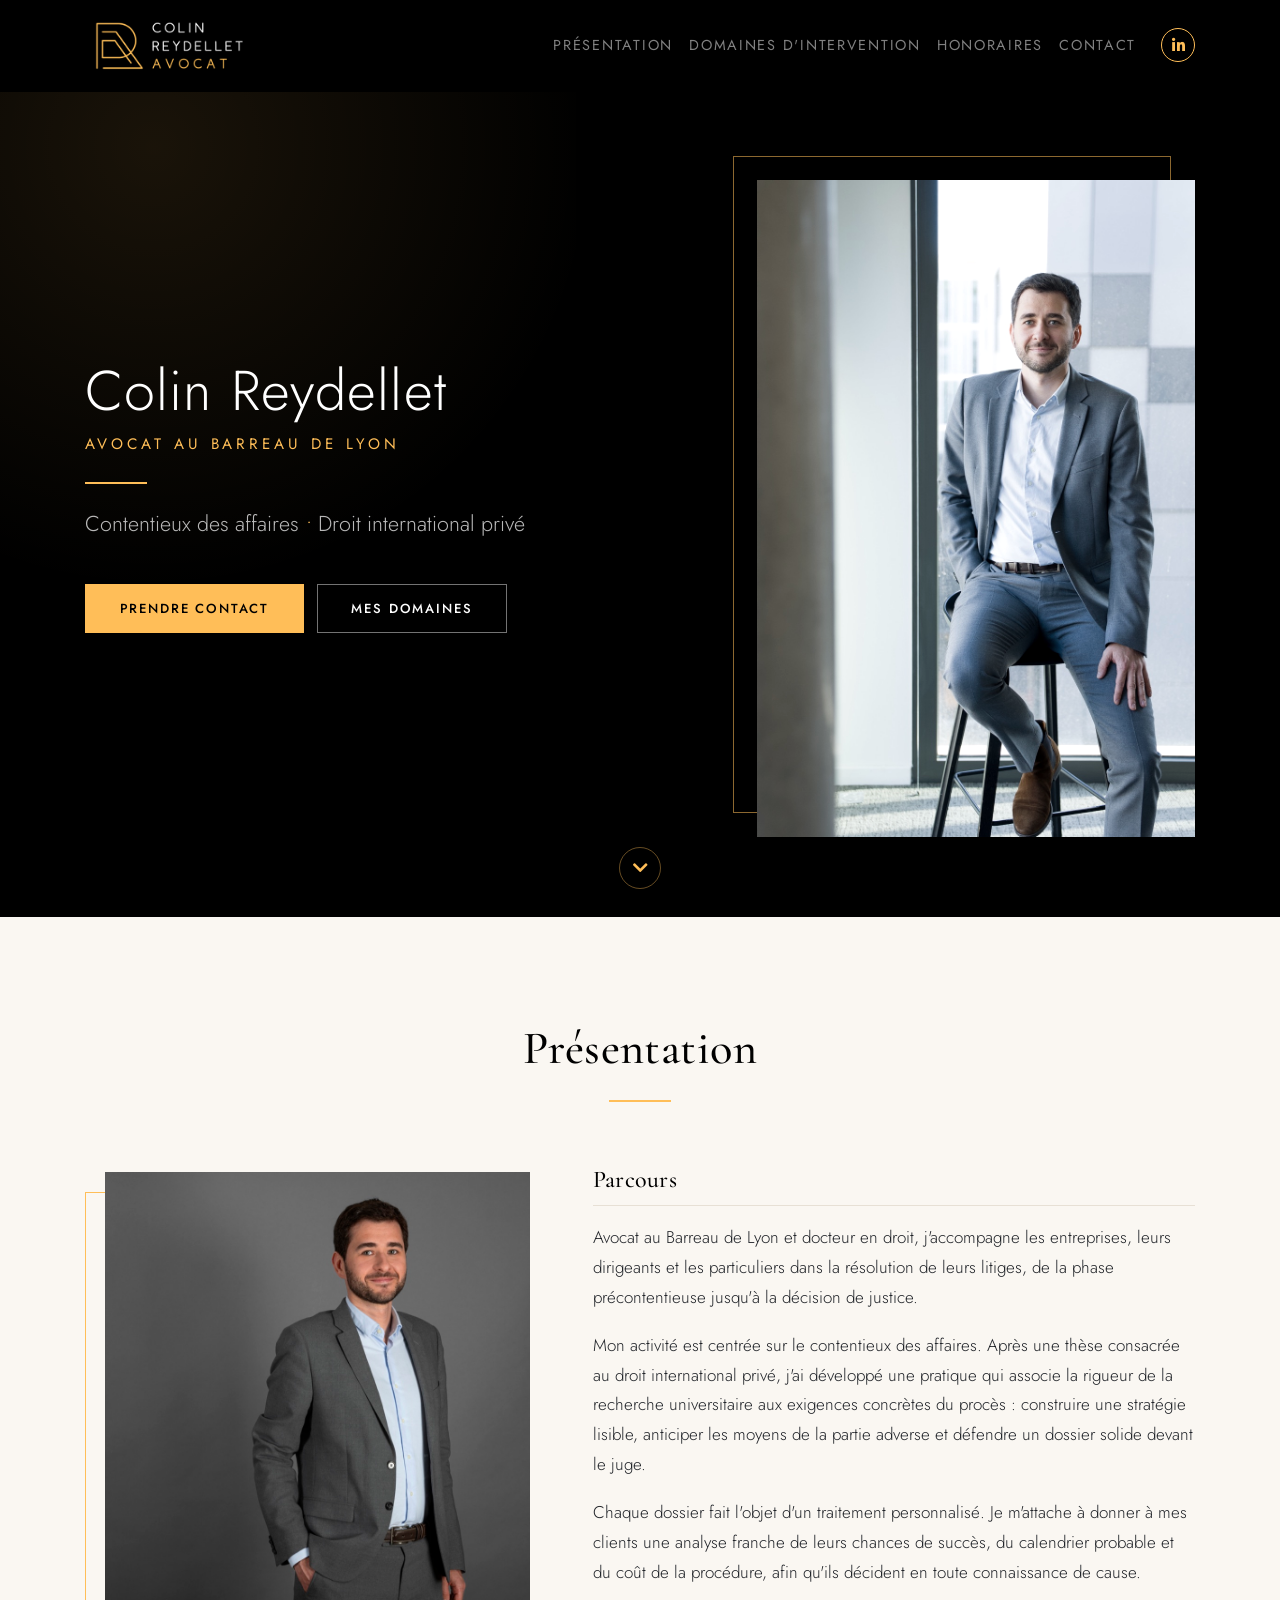
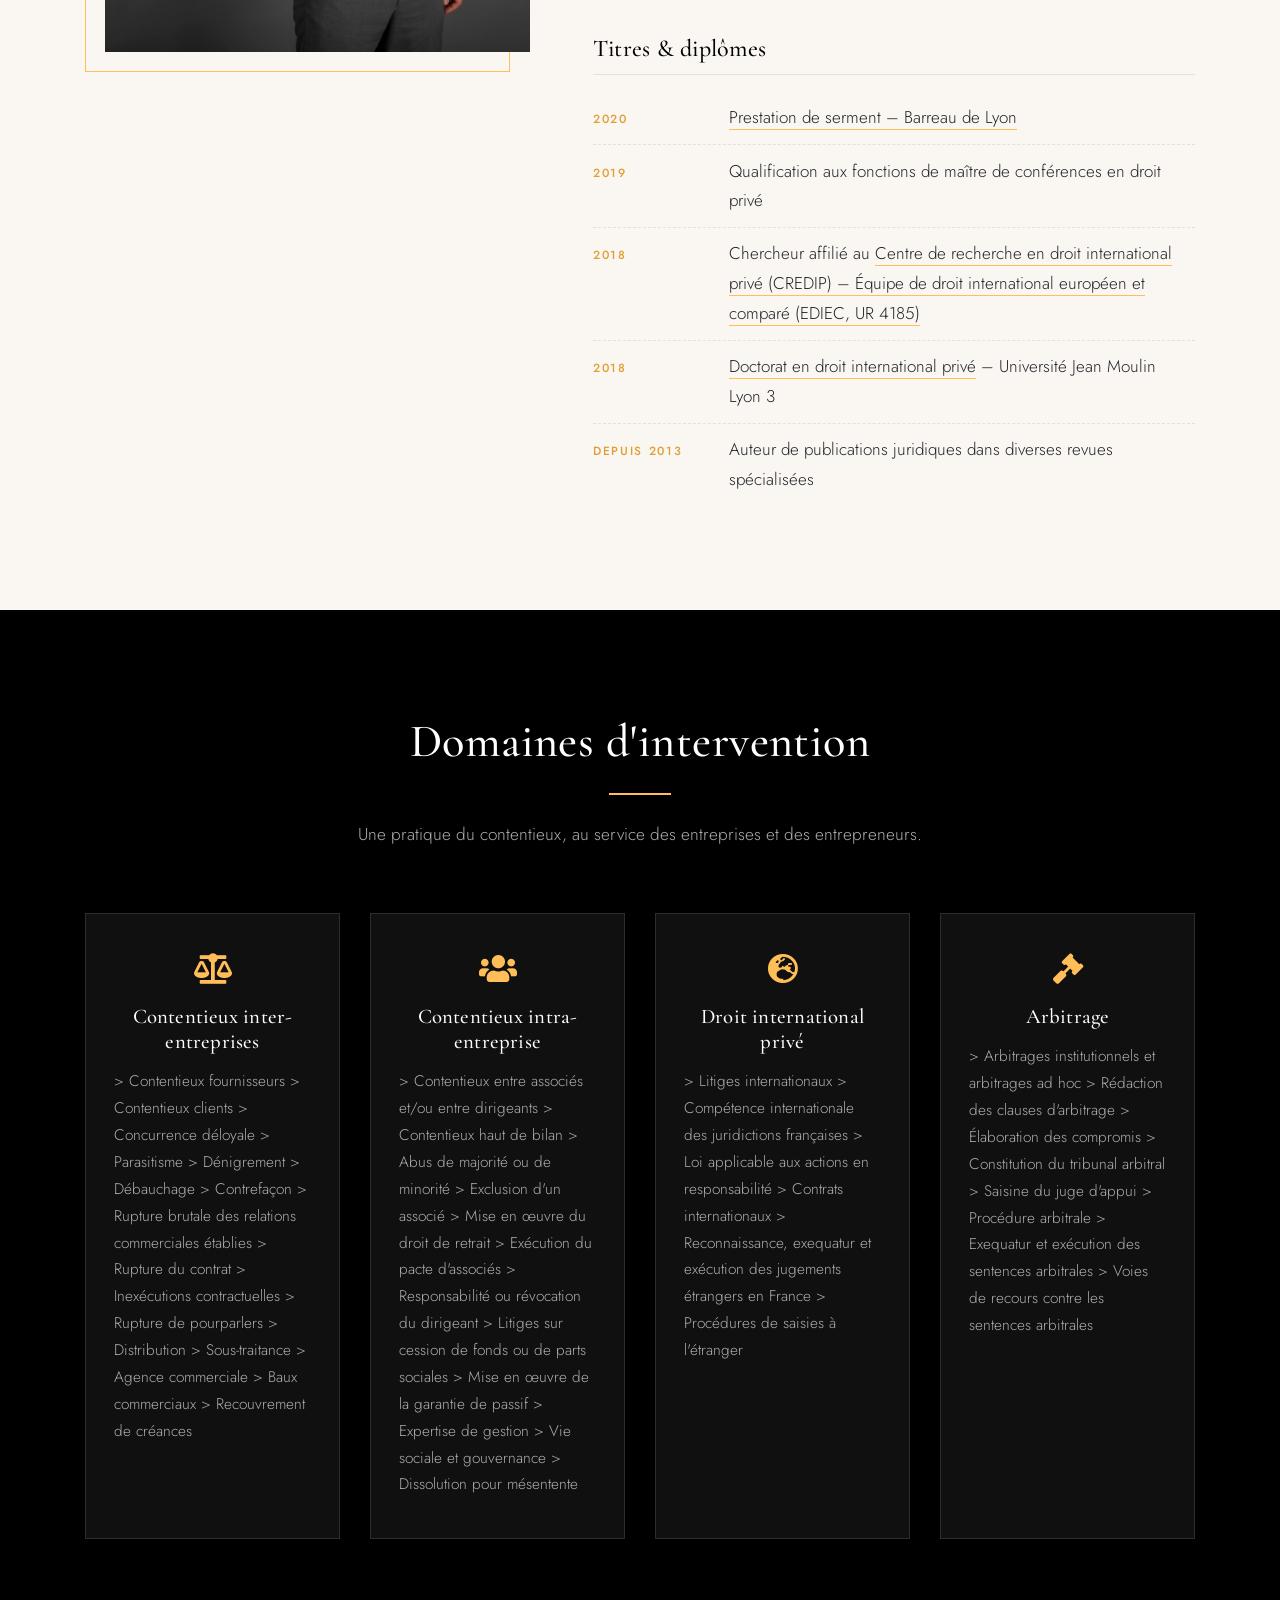
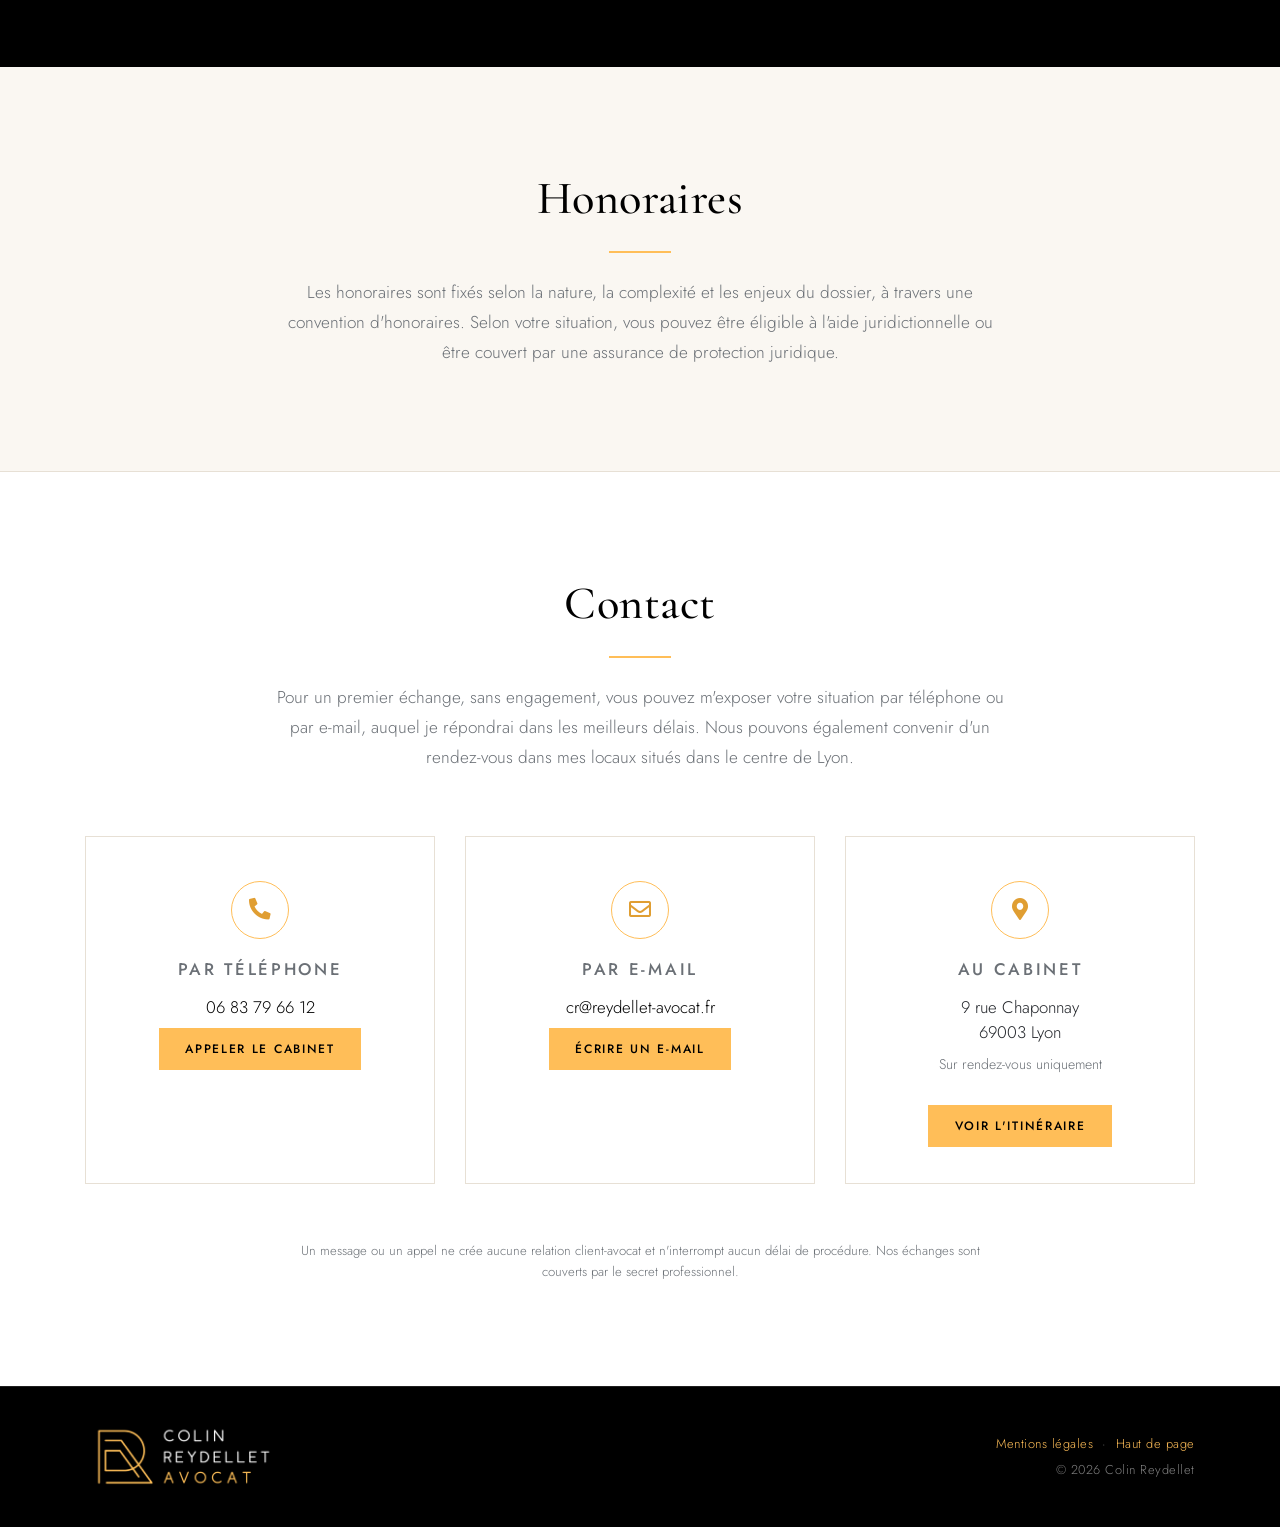
<file: index.html>
<html lang="fr">
<head>
  <meta charset="utf-8">
  <meta name="viewport" content="width=device-width, initial-scale=1, shrink-to-fit=no">

  <title>Colin Reydellet — Avocat au Barreau de Lyon | Contentieux des affaires</title>
  <meta name="description" content="Colin Reydellet, avocat au Barreau de Lyon et docteur en droit, intervient en contentieux des affaires, droit commercial, droit économique et droit international privé.">
  <meta name="author" content="Colin Reydellet">
  <link rel="icon" type="image/png" href="img/favicon.png">

  <!-- Open Graph -->
  <meta property="og:type" content="website">
  <meta property="og:locale" content="fr_FR">
  <meta property="og:title" content="Colin Reydellet — Avocat au Barreau de Lyon">
  <meta property="og:description" content="Contentieux des affaires, droit commercial, droit économique et droit international privé.">
  <!-- Open Graph needs an absolute URL; a relative path is ignored by crawlers -->
  <meta property="og:image" content="https://www.reydellet-avocat.fr/img/logo-full.png">

  <!-- Bootstrap 4 -->
  <link rel="stylesheet" href="https://cdn.jsdelivr.net/npm/bootstrap@4.6.2/dist/css/bootstrap.min.css"
        integrity="sha384-xOolHFLEh07PJGoPkLv1IbcEPTNtaed2xpHsD9ESMhqIYd0nLMwNLD69Npy4HI+N" crossorigin="anonymous">

  <!-- Icons + fonts -->
  <link rel="stylesheet" href="https://cdnjs.cloudflare.com/ajax/libs/font-awesome/5.15.4/css/all.min.css"
        integrity="sha512-1ycn6IcaQQ40/MKBW2W4Rhis/DbILU74C1vSrLJxCq57o941Ym01SwNsOMqvEBFlcgUa6xLiPY/NS5R+E6ztJQ==" crossorigin="anonymous" referrerpolicy="no-referrer">
  <link rel="preconnect" href="https://fonts.googleapis.com">
  <link rel="preconnect" href="https://fonts.gstatic.com" crossorigin>
  <link href="https://fonts.googleapis.com/css2?family=Cormorant+Garamond:wght@400;500;600&family=Jost:wght@300;400;500;600&display=swap" rel="stylesheet">

  <link rel="stylesheet" href="css/style.css">
</head>

<body id="page-top" data-spy="scroll" data-target="#mainNav" data-offset="90">

  <!-- ============================= NAVBAR ============================= -->
  <nav class="navbar navbar-expand-lg navbar-dark fixed-top site-nav" id="mainNav">
    <div class="container">

      <a class="navbar-brand" href="#page-top">
        <img src="img/logo-full.png" alt="Colin Reydellet, avocat" class="brand-logo">
      </a>

      <button class="navbar-toggler" type="button" data-toggle="collapse" data-target="#navbarLinks"
              aria-controls="navbarLinks" aria-expanded="false" aria-label="Afficher la navigation">
        <span class="navbar-toggler-icon"></span>
      </button>

      <div class="collapse navbar-collapse" id="navbarLinks">
        <ul class="navbar-nav ml-auto">
          <li class="nav-item">
            <a class="nav-link" href="#presentation">Présentation</a>
          </li>
          <li class="nav-item">
            <a class="nav-link" href="#domaines">Domaines d'intervention</a>
          </li>
          <li class="nav-item">
            <a class="nav-link" href="#honoraires">Honoraires</a>
          </li>
          <li class="nav-item">
            <a class="nav-link" href="#contact">Contact</a>
          </li>
          <li class="nav-item d-lg-flex align-items-center">
            <a class="nav-social" href="https://www.linkedin.com/in/colin-reydellet-82795a221/"
               target="_blank" rel="noopener" aria-label="Profil LinkedIn de Colin Reydellet">
              <i class="fab fa-linkedin-in"></i>
            </a>
          </li>
        </ul>
      </div>

    </div>
  </nav>

  <!-- ============================== HERO ============================== -->
  <header class="hero">
    <div class="container">
      <div class="row align-items-center no-gutters">

        <div class="col-lg-7 hero-text">
          <h1 class="hero-title">Colin Reydellet</h1>
          <p class="hero-subtitle">Avocat au Barreau de Lyon</p>
          <hr class="rule rule-left">
          <p class="hero-tagline">
            <!-- no space before a separator: it stays glued to the item it follows -->
            <span class="tag">Contentieux des affaires</span><span class="sep">&bull;</span>
            <span class="tag">Droit international privé</span>
          </p>
          <a href="#contact" class="btn btn-gold mt-2">Prendre contact</a>
          <a href="#domaines" class="btn btn-outline-light btn-ghost mt-2">Mes domaines</a>
        </div>

        <div class="col-lg-5 d-none d-lg-block">
          <div class="hero-photo-frame">
            <img src="img/colin-portrait.jpg" alt="Portrait de Maître Colin Reydellet" class="hero-photo">
          </div>
        </div>

      </div>
    </div>

    <a href="#presentation" class="scroll-cue" aria-label="Aller à la présentation">
      <i class="fas fa-chevron-down"></i>
    </a>
  </header>

  <!-- ========================== PRÉSENTATION ========================== -->
  <section id="presentation" class="section section-light">
    <div class="container">

      <div class="section-head">
        <h2 class="section-title">Présentation</h2>
        <hr class="rule">
      </div>

      <div class="row align-items-start">

        <div class="col-lg-5 mb-5 mb-lg-0">
          <div class="portrait-frame">
            <img src="img/colin-presentation.jpg" alt="Maître Colin Reydellet, avocat au Barreau de Lyon" class="portrait-img">
          </div>
        </div>

        <div class="col-lg-7 pl-lg-5">
          <h3 class="block-title">Parcours</h3>
          <p>
            Avocat au Barreau de Lyon et docteur en droit, j'accompagne les entreprises,
            leurs dirigeants et les particuliers dans la résolution de leurs litiges,
            de la phase précontentieuse jusqu'à la décision de justice.
          </p>
          <p>
            Mon activité est centrée sur le contentieux des affaires. Après une thèse
            consacrée au droit international privé, j'ai développé une pratique qui associe la
            rigueur de la recherche universitaire aux exigences concrètes du procès :
            construire une stratégie lisible, anticiper les moyens de la partie adverse
            et défendre un dossier solide devant le juge.
          </p>
          <p>
            Chaque dossier fait l'objet d'un traitement personnalisé. Je m'attache à donner
            à mes clients une analyse franche de leurs chances de succès, du calendrier
            probable et du coût de la procédure, afin qu'ils décident en toute connaissance de cause.
          </p>

          <h3 class="block-title mt-5">Titres &amp; diplômes</h3>
          <ul class="timeline">
            <li>
              <span class="timeline-year">2020</span>
              <span class="timeline-text"><a href="https://www.barreaulyon.com/annuaire/avocat/reydellet-colin/"
                target="_blank" rel="noopener">Prestation de serment &ndash; Barreau de Lyon</a></span>
            </li>
            <li>
              <span class="timeline-year">2019</span>
              <span class="timeline-text">Qualification aux fonctions de maître de conférences en droit privé</span>
            </li>
            <li>
              <span class="timeline-year">2018</span>
              <span class="timeline-text">Chercheur affilié au
                <a href="https://ediec.univ-lyon3.fr/membres" target="_blank" rel="noopener">Centre de recherche
                en droit international privé (CREDIP) &ndash; Équipe de droit international européen et comparé
                (EDIEC, UR&nbsp;4185)</a></span>
            </li>
            <li>
              <span class="timeline-year">2018</span>
              <span class="timeline-text"><a href="https://theses.fr/2018LYSE3074" target="_blank"
                rel="noopener">Doctorat en droit international privé</a> &ndash; Université Jean&nbsp;Moulin Lyon&nbsp;3</span>
            </li>
            <li>
              <span class="timeline-year">Depuis 2013</span>
              <span class="timeline-text">Auteur de publications juridiques dans diverses revues spécialisées</span>
            </li>
          </ul>
        </div>

      </div>
    </div>
  </section>

  <!-- ====================== DOMAINES D'INTERVENTION ====================== -->
  <section id="domaines" class="section section-dark">
    <div class="container">

      <div class="section-head">
        <h2 class="section-title">Domaines d'intervention</h2>
        <hr class="rule">
        <p class="section-lead">
          Une pratique du contentieux, au service des entreprises et des entrepreneurs.
        </p>
      </div>

      <div class="row">

        <div class="col-md-6 col-lg-3 mb-4">
          <div class="domain-card">
            <span class="domain-icon"><i class="fas fa-balance-scale"></i></span>
            <h3 class="domain-title">Contentieux inter-entreprises</h3>
            <p class="domain-text">
              > Contentieux fournisseurs
              > Contentieux clients
              > Concurrence déloyale
              > Parasitisme
              > Dénigrement
              > Débauchage
              > Contrefaçon
              > Rupture brutale des relations commerciales établies
              > Rupture du contrat
              > Inexécutions contractuelles
              > Rupture de pourparlers
              > Distribution
              > Sous-traitance
              > Agence commerciale
              > Baux commerciaux
              > Recouvrement de créances
            </p>
          </div>
        </div>

        <div class="col-md-6 col-lg-3 mb-4">
          <div class="domain-card">
            <span class="domain-icon"><i class="fas fa-users"></i></span>
            <h3 class="domain-title">Contentieux intra-entreprise</h3>
            <p class="domain-text">
              > Contentieux entre associés et/ou entre dirigeants
              > Contentieux haut de bilan
              > Abus de majorité ou de minorité
              > Exclusion d'un associé
              > Mise en œuvre du droit de retrait
              > Exécution du pacte d'associés
              > Responsabilité ou révocation du dirigeant
              > Litiges sur cession de fonds ou de parts sociales
              > Mise en œuvre de la garantie de passif
              > Expertise de gestion
              > Vie sociale et gouvernance
              > Dissolution pour mésentente
            </p>
          </div>
        </div>

        <div class="col-md-6 col-lg-3 mb-4">
          <div class="domain-card">
            <span class="domain-icon"><i class="fas fa-globe-europe"></i></span>
            <h3 class="domain-title">Droit international privé</h3>
            <p class="domain-text">
              > Litiges internationaux
              > Compétence internationale des juridictions françaises
              > Loi applicable aux actions en responsabilité
              > Contrats internationaux
              > Reconnaissance, exequatur et exécution des jugements étrangers en France
              > Procédures de saisies à l'étranger
            </p>
          </div>
        </div>

        <div class="col-md-6 col-lg-3 mb-4">
          <div class="domain-card">
            <span class="domain-icon"><i class="fas fa-gavel"></i></span>
            <h3 class="domain-title">Arbitrage</h3>
            <p class="domain-text">
              > Arbitrages institutionnels et arbitrages ad hoc
              > Rédaction des clauses d'arbitrage
              > Élaboration des compromis
              > Constitution du tribunal arbitral
              > Saisine du juge d'appui
              > Procédure arbitrale
              > Exequatur et exécution des sentences arbitrales
              > Voies de recours contre les sentences arbitrales
            </p>
          </div>
        </div>

      </div>

    </div>
  </section>

  <!-- ============================ HONORAIRES ============================ -->
  <section id="honoraires" class="section section-light">
    <div class="container">

      <!-- the section is now a single paragraph: no gap needed under the head -->
      <div class="section-head mb-0">
        <h2 class="section-title">Honoraires</h2>
        <hr class="rule">
        <p class="section-lead">
          Les honoraires sont fixés selon la nature, la complexité et les enjeux du dossier,
          à travers une convention d'honoraires. Selon votre situation, vous pouvez être
          éligible à l'aide juridictionnelle ou être couvert par une assurance de
          protection juridique.
        </p>
      </div>

    </div>
  </section>

  <!-- ============================== CONTACT ============================== -->
  <section id="contact" class="section section-contact">
    <div class="container">

      <div class="section-head">
        <h2 class="section-title">Contact</h2>
        <hr class="rule">
        <p class="section-lead">
          Pour un premier échange, sans engagement, vous pouvez m'exposer votre situation
          par téléphone ou par e-mail, auquel je répondrai dans les meilleurs délais.
          Nous pouvons également convenir d'un rendez-vous dans mes locaux situés
          dans le centre de Lyon.
        </p>
      </div>

      <div class="row justify-content-center">

        <div class="col-md-6 col-lg-4 mb-4">
          <div class="contact-card">
            <span class="contact-card-icon"><i class="fas fa-phone-alt"></i></span>
            <h3 class="contact-card-title">Par téléphone</h3>
            <p class="contact-card-value">
              <a class="contact-card-value contact-card-address" href="tel:+33683796612">06&nbsp;83&nbsp;79&nbsp;66&nbsp;12</a>
            </p>
            <a href="tel:+33683796612" class="btn btn-gold btn-sm-cta">Appeler le cabinet</a>
          </div>
        </div>

        <div class="col-md-6 col-lg-4 mb-4">
          <div class="contact-card">
            <span class="contact-card-icon"><i class="far fa-envelope"></i></span>
            <h3 class="contact-card-title">Par e-mail</h3>
            <p class="contact-card-value">
              <a class="contact-card-value contact-card-address" href="mailto:cr@reydellet-avocat.fr">cr@reydellet-avocat.fr</a>
            </p>
            <!-- The mailto is pre-filled so the first message already carries the essentials. -->
            <a class="btn btn-gold btn-sm-cta"
               href="mailto:cr@reydellet-avocat.fr?subject=Demande%20de%20renseignements&body=Bonjour%20Ma%C3%AEtre%2C%0D%0A%0D%0ANature%20du%20litige%20%3A%20%0D%0APersonnes%20ou%20soci%C3%A9t%C3%A9s%20concern%C3%A9es%20%3A%20%0D%0ADates%20cl%C3%A9s%20%2F%20%C3%A9ch%C3%A9ances%20%3A%20%0D%0AT%C3%A9l%C3%A9phone%20o%C3%B9%20me%20joindre%20%3A%20%0D%0A%0D%0AMerci%20par%20avance.">
              Écrire un e-mail
            </a>
          </div>
        </div>

        <div class="col-md-6 col-lg-4 mb-4">
          <div class="contact-card">
            <span class="contact-card-icon"><i class="fas fa-map-marker-alt"></i></span>
            <h3 class="contact-card-title">Au cabinet</h3>
            <p class="contact-card-value contact-card-address">
              9 rue Chaponnay<br>
              69003 Lyon
            </p>
            <p class="contact-card-note">Sur rendez-vous uniquement</p>
            <a href="https://www.google.com/maps/search/?api=1&amp;query=9+rue+Chaponnay+69003+Lyon"
               target="_blank" rel="noopener" class="btn btn-gold btn-sm-cta">Voir l'itinéraire</a>
          </div>
        </div>

      </div>

      <p class="contact-legal">
        Un message ou un appel ne crée aucune relation client-avocat et n'interrompt
        aucun délai de procédure. Nos échanges sont couverts par le secret professionnel.
      </p>

    </div>
  </section>

  <!-- =============================== FOOTER =============================== -->
  <footer class="site-footer">
    <div class="container">
      <div class="row align-items-center">

        <div class="col-md-6 mb-4 mb-md-0 text-center text-md-left">
          <img src="img/logo-full.png" alt="Colin Reydellet, avocat" class="footer-logo">
        </div>

        <div class="col-md-6 text-center text-md-right">
          <p class="footer-meta mb-1">
            <a href="mentions-legales.html">Mentions&nbsp;légales</a>
            &nbsp;&middot;&nbsp;
            <a href="#page-top">Haut&nbsp;de&nbsp;page</a>
          </p>
          <p class="footer-meta mb-0">&copy; <span id="year">2026</span> Colin Reydellet</p>
        </div>

      </div>
    </div>
  </footer>

  <!-- Scripts -->
  <script src="https://code.jquery.com/jquery-3.6.0.min.js"
          integrity="sha256-/xUj+3OJU5yExlq6GSYGSHk7tPXikynS7ogEvDej/m4=" crossorigin="anonymous"></script>
  <script src="https://cdn.jsdelivr.net/npm/bootstrap@4.6.2/dist/js/bootstrap.bundle.min.js"
          integrity="sha384-Fy6S3B9q64WdZWQUiU+q4/2Lc9npb8tCaSX9FK7E8HnRr0Jz8D6OP9dO5Vg3Q9ct" crossorigin="anonymous"></script>
  <script src="js/main.js"></script>
</body>
</html>
</file>
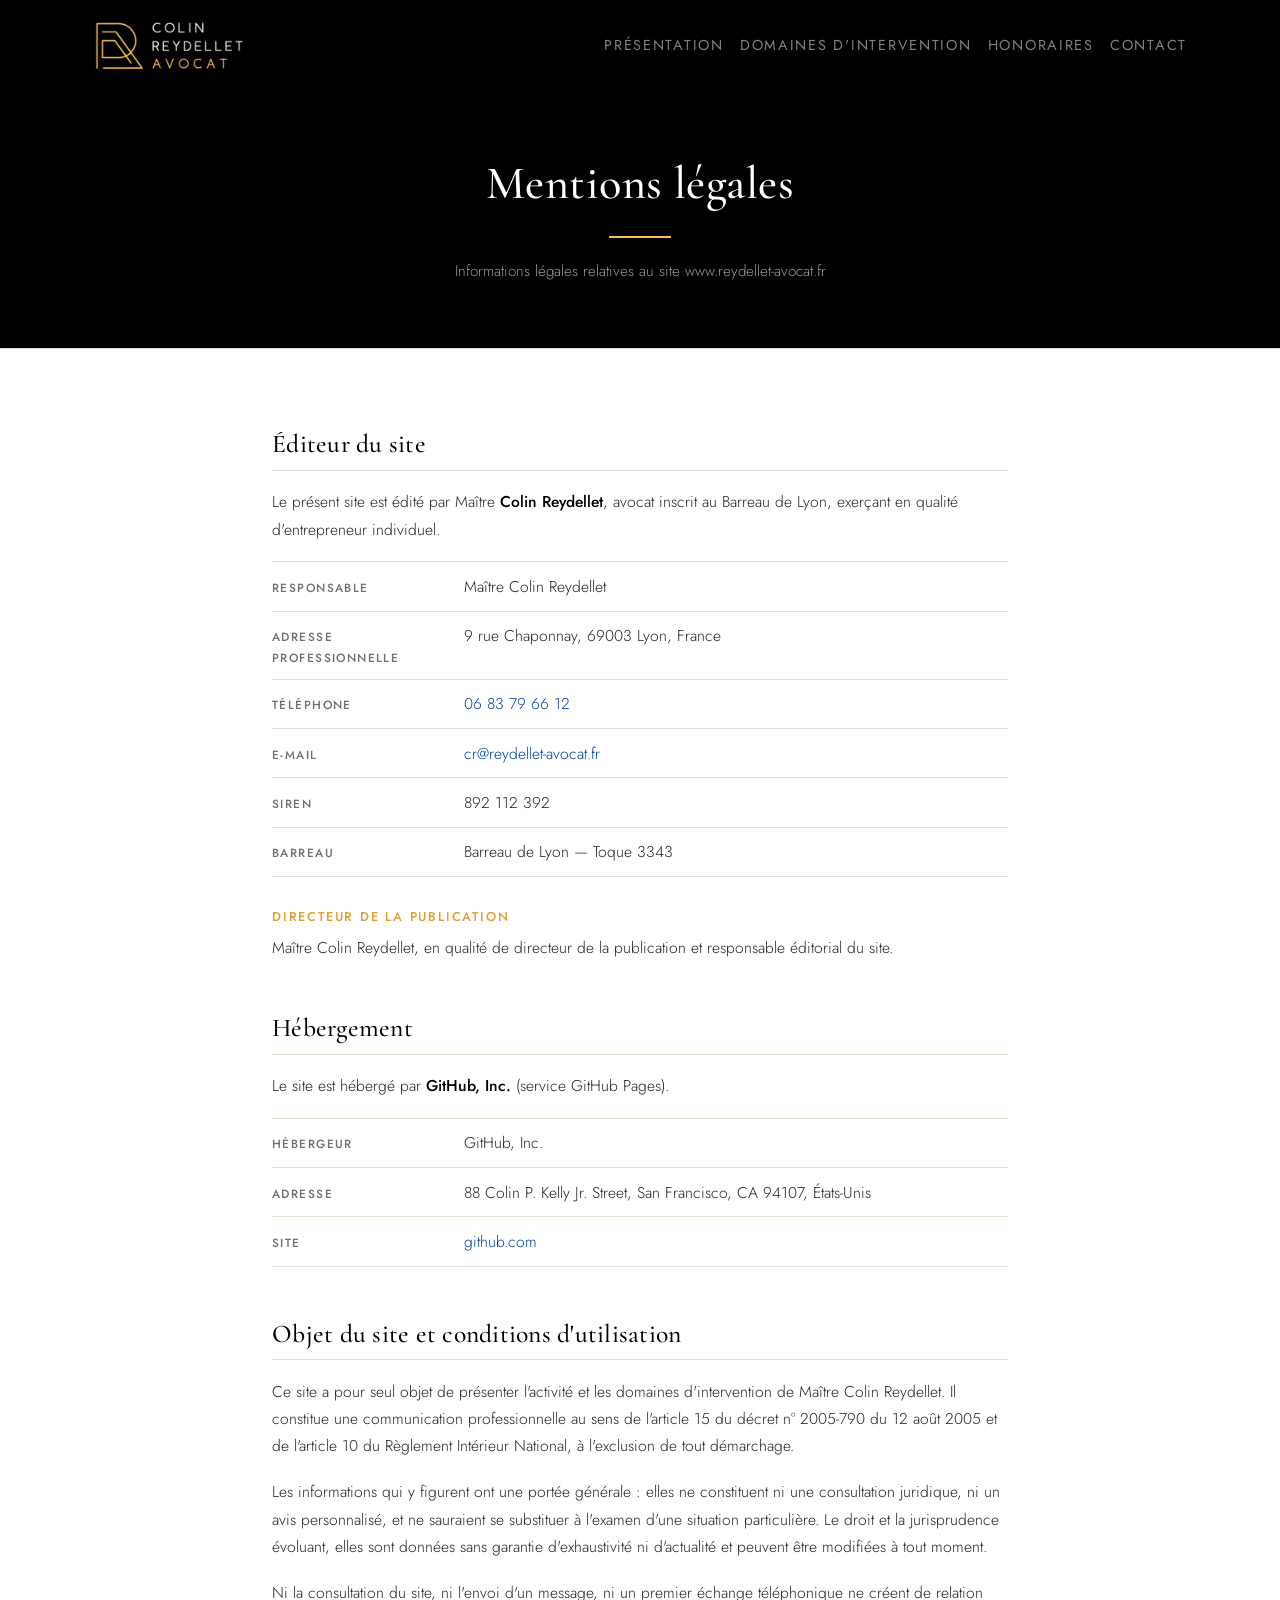
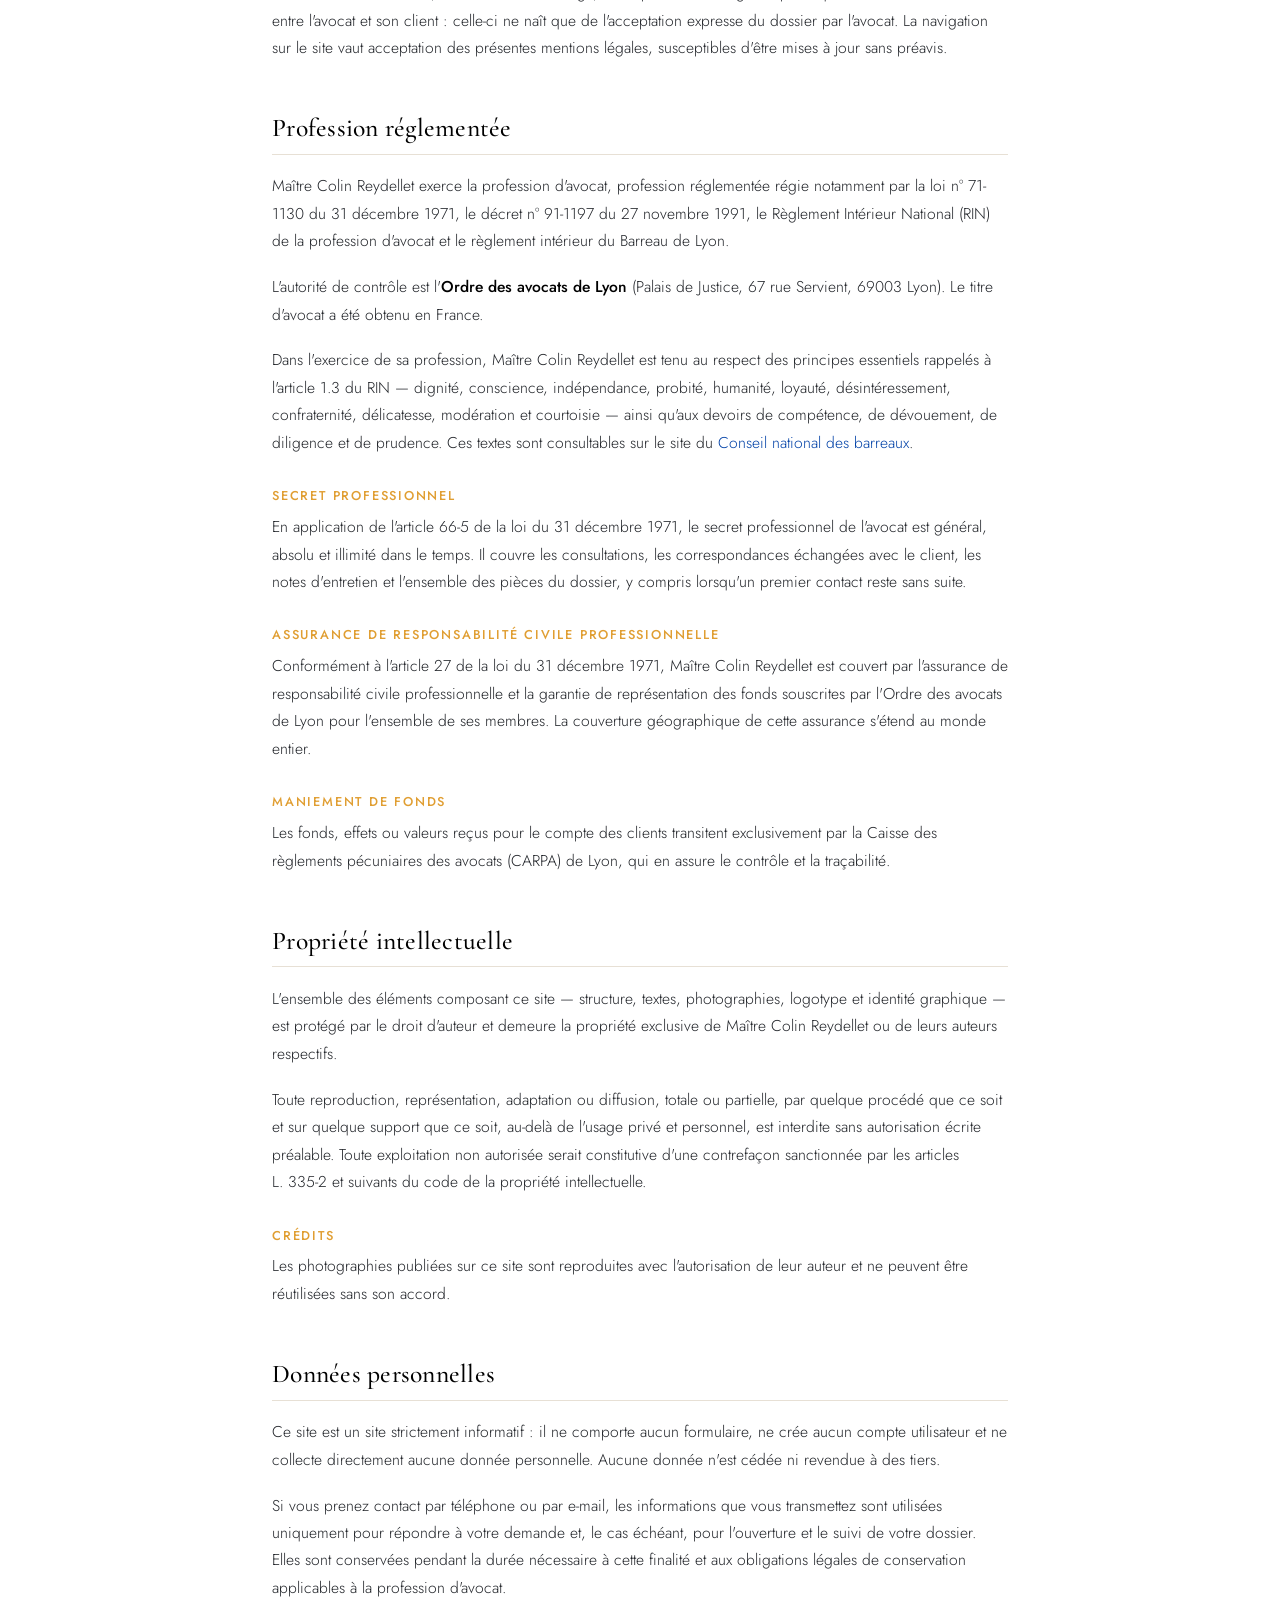
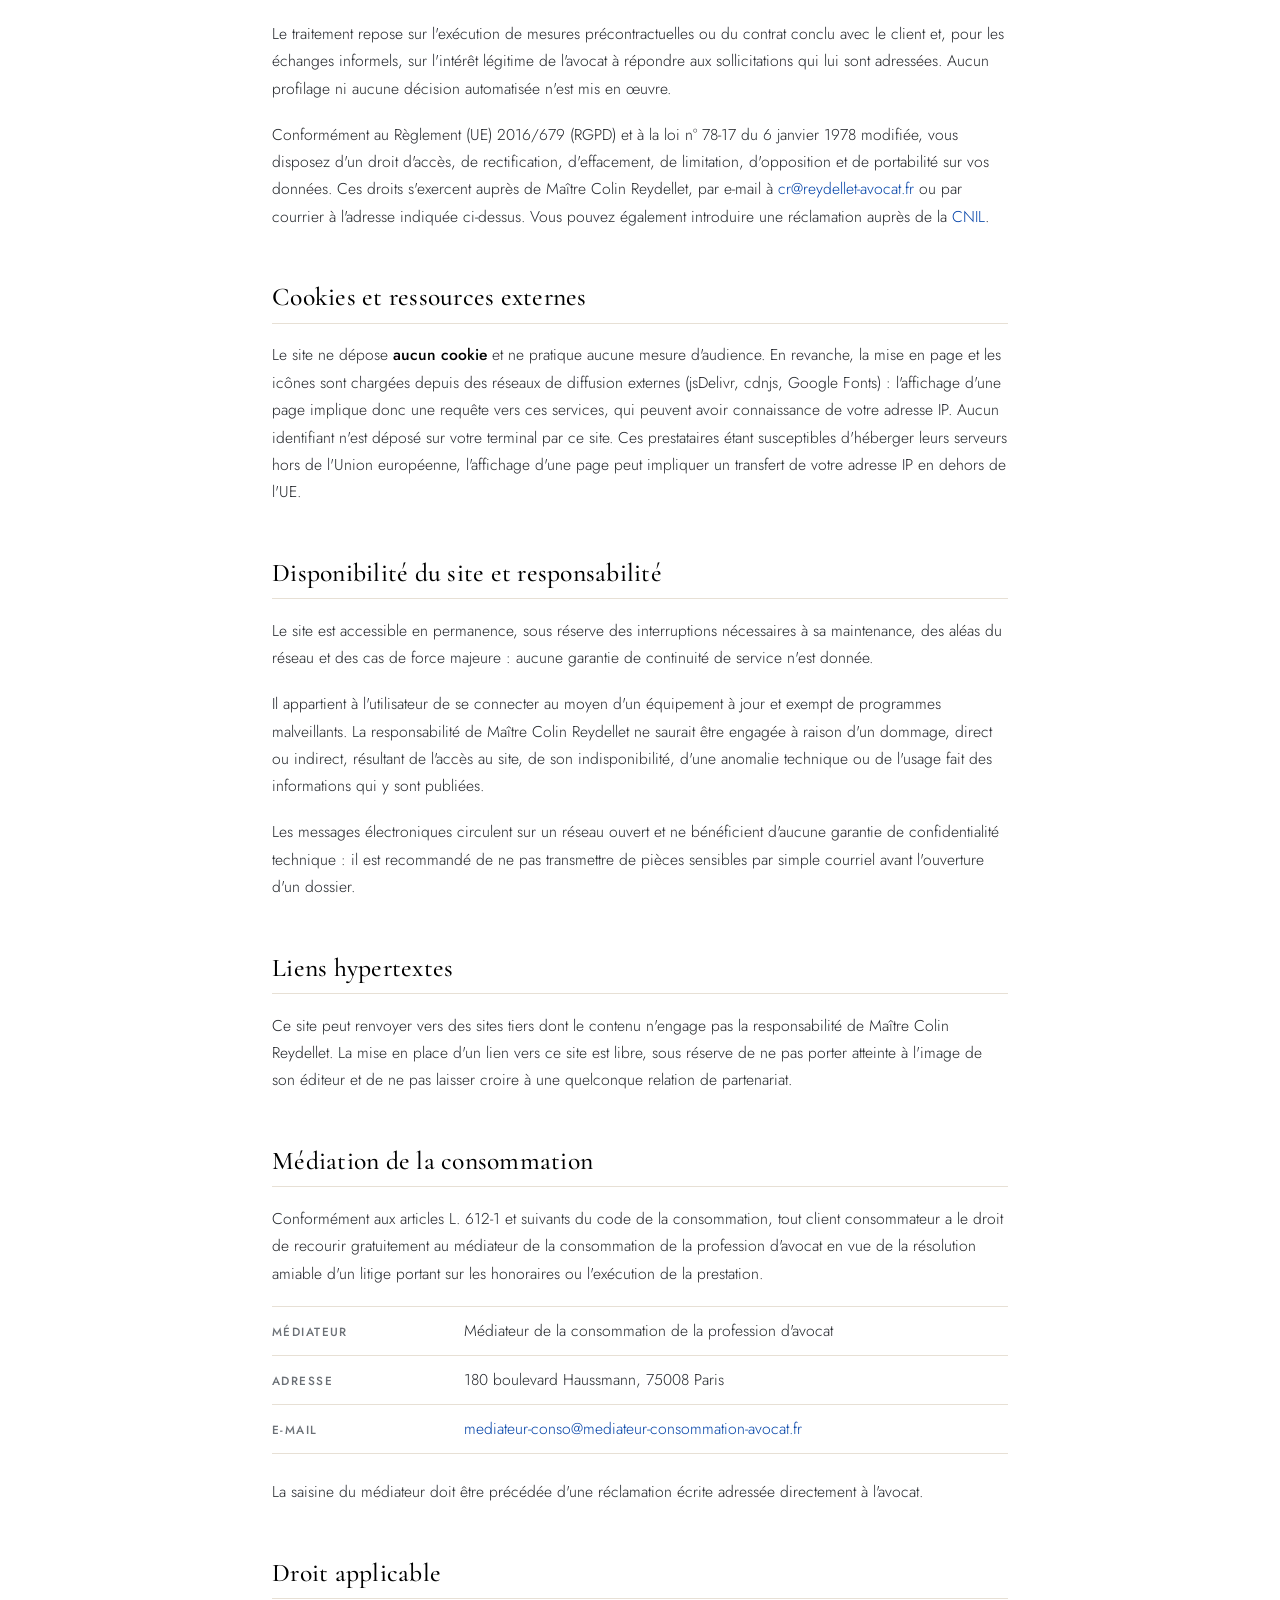
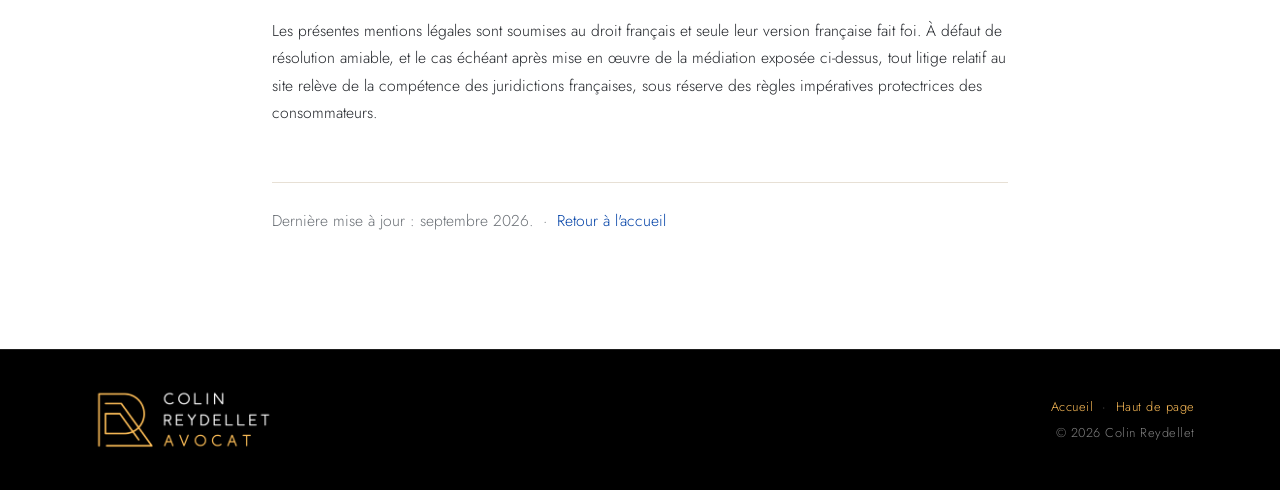
<file: mentions-legales.html>
<!DOCTYPE html>
<html lang="fr">
<head>
  <meta charset="utf-8">
  <meta name="viewport" content="width=device-width, initial-scale=1, shrink-to-fit=no">

  <title>Mentions légales — Colin Reydellet, avocat au Barreau de Lyon</title>
  <meta name="description" content="Mentions légales du site de Maître Colin Reydellet, avocat au Barreau de Lyon : éditeur, hébergeur, propriété intellectuelle, données personnelles et médiation de la consommation.">
  <meta name="author" content="Colin Reydellet">
  <meta name="robots" content="index, follow">
  <link rel="icon" type="image/png" href="img/favicon.png">

  <!-- Bootstrap 4 -->
  <link rel="stylesheet" href="https://cdn.jsdelivr.net/npm/bootstrap@4.6.2/dist/css/bootstrap.min.css"
        integrity="sha384-xOolHFLEh07PJGoPkLv1IbcEPTNtaed2xpHsD9ESMhqIYd0nLMwNLD69Npy4HI+N" crossorigin="anonymous">

  <!-- Icons + fonts -->
  <link rel="stylesheet" href="https://cdnjs.cloudflare.com/ajax/libs/font-awesome/5.15.4/css/all.min.css"
        integrity="sha512-1ycn6IcaQQ40/MKBW2W4Rhis/DbILU74C1vSrLJxCq57o941Ym01SwNsOMqvEBFlcgUa6xLiPY/NS5R+E6ztJQ==" crossorigin="anonymous" referrerpolicy="no-referrer">
  <link rel="preconnect" href="https://fonts.googleapis.com">
  <link rel="preconnect" href="https://fonts.gstatic.com" crossorigin>
  <link href="https://fonts.googleapis.com/css2?family=Cormorant+Garamond:wght@400;500;600&family=Jost:wght@300;400;500;600&display=swap" rel="stylesheet">

  <link rel="stylesheet" href="css/style.css">
</head>

<body id="page-top">

  <!-- ============================= NAVBAR ============================= -->
  <nav class="navbar navbar-expand-lg navbar-dark fixed-top site-nav" id="mainNav">
    <div class="container">

      <a class="navbar-brand" href="index.html">
        <img src="img/logo-full.png" alt="Colin Reydellet, avocat" class="brand-logo">
      </a>

      <button class="navbar-toggler" type="button" data-toggle="collapse" data-target="#navbarLinks"
              aria-controls="navbarLinks" aria-expanded="false" aria-label="Afficher la navigation">
        <span class="navbar-toggler-icon"></span>
      </button>

      <div class="collapse navbar-collapse" id="navbarLinks">
        <ul class="navbar-nav ml-auto">
          <li class="nav-item">
            <a class="nav-link" href="index.html#presentation">Présentation</a>
          </li>
          <li class="nav-item">
            <a class="nav-link" href="index.html#domaines">Domaines d'intervention</a>
          </li>
          <li class="nav-item">
            <a class="nav-link" href="index.html#honoraires">Honoraires</a>
          </li>
          <li class="nav-item">
            <a class="nav-link" href="index.html#contact">Contact</a>
          </li>
        </ul>
      </div>

    </div>
  </nav>

  <!-- ============================ PAGE HEAD ============================ -->
  <header class="page-head">
    <div class="container">
      <h1 class="page-title">Mentions légales</h1>
      <hr class="rule">
      <p class="page-subtitle">
        Informations légales relatives au site www.reydellet-avocat.fr
      </p>
    </div>
  </header>

  <!-- ============================== CONTENU ============================== -->
  <main class="legal section-contact">
    <div class="container">
      <div class="legal-body">

        <h2>Éditeur du site</h2>
        <p>
          Le présent site est édité par Maître <strong>Colin Reydellet</strong>, avocat inscrit
          au Barreau de Lyon, exerçant en qualité d'entrepreneur individuel.
        </p>

        <dl class="legal-facts">
          <div>
            <dt>Responsable</dt>
            <dd>Maître Colin Reydellet</dd>
          </div>
          <div>
            <dt>Adresse professionnelle</dt>
            <dd>9 rue Chaponnay, 69003 Lyon, France</dd>
          </div>
          <div>
            <dt>Téléphone</dt>
            <dd><a href="tel:+33683796612">06 83 79 66 12</a></dd>
          </div>
          <div>
            <dt>E-mail</dt>
            <dd><a href="mailto:cr@reydellet-avocat.fr">cr@reydellet-avocat.fr</a></dd>
          </div>
          <div>
            <dt>SIREN</dt>
            <dd>892 112 392</dd>
          </div>
          <div>
            <dt>Barreau</dt>
            <dd>Barreau de Lyon &mdash; Toque 3343</dd>
          </div>
          <!-- TODO: ajouter le numéro de TVA intracommunautaire et le code APE si
               l'activité y est assujettie (mentions usuelles au titre de la LCEN). -->
        </dl>

        <h3>Directeur de la publication</h3>
        <p>
          Maître Colin Reydellet, en qualité de directeur de la publication et responsable
          éditorial du site.
        </p>

        <h2>Hébergement</h2>
        <p>
          Le site est hébergé par <strong>GitHub, Inc.</strong> (service GitHub&nbsp;Pages).
        </p>
        <dl class="legal-facts">
          <div>
            <dt>Hébergeur</dt>
            <dd>GitHub, Inc.</dd>
          </div>
          <div>
            <dt>Adresse</dt>
            <dd>88 Colin P. Kelly Jr. Street, San Francisco, CA 94107, États-Unis</dd>
          </div>
          <div>
            <dt>Site</dt>
            <dd><a href="https://github.com" target="_blank" rel="noopener">github.com</a></dd>
          </div>
        </dl>

        <h2>Objet du site et conditions d'utilisation</h2>
        <p>
          Ce site a pour seul objet de présenter l'activité et les domaines d'intervention
          de Maître Colin Reydellet. Il constitue une communication professionnelle au sens
          de l'article&nbsp;15 du décret n°&nbsp;2005-790 du 12&nbsp;août 2005 et de
          l'article&nbsp;10 du Règlement Intérieur National, à l'exclusion de tout
          démarchage.
        </p>
        <p>
          Les informations qui y figurent ont une portée générale : elles ne constituent ni
          une consultation juridique, ni un avis personnalisé, et ne sauraient se substituer
          à l'examen d'une situation particulière. Le droit et la jurisprudence évoluant,
          elles sont données sans garantie d'exhaustivité ni d'actualité et peuvent être
          modifiées à tout moment.
        </p>
        <p>
          Ni la consultation du site, ni l'envoi d'un message, ni un premier échange
          téléphonique ne créent de relation entre l'avocat et son client : celle-ci ne naît
          que de l'acceptation expresse du dossier par l'avocat. La navigation sur le site
          vaut acceptation des présentes mentions légales, susceptibles d'être mises à jour
          sans préavis.
        </p>

        <h2>Profession réglementée</h2>
        <p>
          Maître Colin Reydellet exerce la profession d'avocat, profession réglementée
          régie notamment par la loi n°&nbsp;71-1130 du 31&nbsp;décembre 1971, le décret
          n°&nbsp;91-1197 du 27&nbsp;novembre 1991, le Règlement Intérieur National (RIN)
          de la profession d'avocat et le règlement intérieur du Barreau de Lyon.
        </p>
        <p>
          L'autorité de contrôle est l'<strong>Ordre des avocats de Lyon</strong>
          (Palais de Justice, 67 rue Servient, 69003 Lyon).
          Le titre d'avocat a été obtenu en France.
        </p>
        <p>
          Dans l'exercice de sa profession, Maître Colin Reydellet est tenu au respect des
          principes essentiels rappelés à l'article&nbsp;1.3 du RIN &mdash; dignité,
          conscience, indépendance, probité, humanité, loyauté, désintéressement,
          confraternité, délicatesse, modération et courtoisie &mdash; ainsi qu'aux devoirs
          de compétence, de dévouement, de diligence et de prudence. Ces textes sont
          consultables sur le site du
          <a href="https://www.cnb.avocat.fr" target="_blank" rel="noopener">Conseil national des barreaux</a>.
        </p>

        <h3>Secret professionnel</h3>
        <p>
          En application de l'article 66-5 de la loi du 31&nbsp;décembre 1971, le secret
          professionnel de l'avocat est général, absolu et illimité dans le temps. Il couvre
          les consultations, les correspondances échangées avec le client, les notes
          d'entretien et l'ensemble des pièces du dossier, y compris lorsqu'un premier
          contact reste sans suite.
        </p>

        <h3>Assurance de responsabilité civile professionnelle</h3>
        <p>
          Conformément à l'article 27 de la loi du 31&nbsp;décembre 1971, Maître Colin
          Reydellet est couvert par l'assurance de responsabilité civile professionnelle
          et la garantie de représentation des fonds souscrites par l'Ordre des avocats
          de Lyon pour l'ensemble de ses membres. La couverture géographique de cette
          assurance s'étend au monde entier.
          <!-- TODO: si l'Ordre communique le nom de l'assureur et le numéro de police,
               les ajouter ici (mention usuelle sur les sites d'avocats). -->
        </p>

        <h3>Maniement de fonds</h3>
        <p>
          Les fonds, effets ou valeurs reçus pour le compte des clients transitent
          exclusivement par la Caisse des règlements pécuniaires des avocats (CARPA) de
          Lyon, qui en assure le contrôle et la traçabilité.
        </p>

        <h2>Propriété intellectuelle</h2>
        <p>
          L'ensemble des éléments composant ce site &mdash; structure, textes, photographies,
          logotype et identité graphique &mdash; est protégé par le droit d'auteur et
          demeure la propriété exclusive de Maître Colin Reydellet ou de leurs auteurs
          respectifs.
        </p>
        <p>
          Toute reproduction, représentation, adaptation ou diffusion, totale ou partielle,
          par quelque procédé que ce soit et sur quelque support que ce soit, au-delà de
          l'usage privé et personnel, est interdite sans autorisation écrite préalable.
          Toute exploitation non autorisée serait constitutive d'une contrefaçon sanctionnée
          par les articles L.&nbsp;335-2 et suivants du code de la propriété intellectuelle.
        </p>

        <h3>Crédits</h3>
        <p>
          Les photographies publiées sur ce site sont reproduites avec l'autorisation de
          leur auteur et ne peuvent être réutilisées sans son accord.
          <!-- TODO: indiquer le nom du photographe (mention due au titre du droit d'auteur)
               et, le cas échéant, celui du concepteur du site. -->
        </p>

        <h2>Données personnelles</h2>
        <p>
          Ce site est un site strictement informatif : il ne comporte aucun formulaire,
          ne crée aucun compte utilisateur et ne collecte directement aucune donnée
          personnelle. Aucune donnée n'est cédée ni revendue à des tiers.
        </p>
        <p>
          Si vous prenez contact par téléphone ou par e-mail, les informations que vous
          transmettez sont utilisées uniquement pour répondre à votre demande et, le cas
          échéant, pour l'ouverture et le suivi de votre dossier. Elles sont conservées
          pendant la durée nécessaire à cette finalité et aux obligations légales de
          conservation applicables à la profession d'avocat.
        </p>
        <p>
          Le traitement repose sur l'exécution de mesures précontractuelles ou du contrat
          conclu avec le client et, pour les échanges informels, sur l'intérêt légitime de
          l'avocat à répondre aux sollicitations qui lui sont adressées. Aucun profilage ni
          aucune décision automatisée n'est mis en œuvre.
        </p>
        <p>
          Conformément au Règlement (UE) 2016/679 (RGPD) et à la loi n°&nbsp;78-17 du
          6&nbsp;janvier 1978 modifiée, vous disposez d'un droit d'accès, de rectification,
          d'effacement, de limitation, d'opposition et de portabilité sur vos données.
          Ces droits s'exercent auprès de Maître Colin Reydellet, par e-mail à
          <a href="mailto:cr@reydellet-avocat.fr">cr@reydellet-avocat.fr</a> ou par
          courrier à l'adresse indiquée ci-dessus. Vous pouvez également introduire une
          réclamation auprès de la
          <a href="https://www.cnil.fr" target="_blank" rel="noopener">CNIL</a>.
        </p>
        <h2>Cookies et ressources externes</h2>
        <p>
          Le site ne dépose <strong>aucun cookie</strong> et ne pratique aucune mesure
          d'audience. En revanche, la mise en page et les icônes sont chargées depuis des
          réseaux de diffusion externes (jsDelivr, cdnjs, Google&nbsp;Fonts) : l'affichage
          d'une page implique donc une requête vers ces services, qui peuvent avoir
          connaissance de votre adresse IP. Aucun identifiant n'est déposé sur votre
          terminal par ce site. Ces prestataires étant susceptibles d'héberger leurs
          serveurs hors de l'Union européenne, l'affichage d'une page peut impliquer un
          transfert de votre adresse IP en dehors de l'UE.
        </p>

        <h2>Disponibilité du site et responsabilité</h2>
        <p>
          Le site est accessible en permanence, sous réserve des interruptions nécessaires à
          sa maintenance, des aléas du réseau et des cas de force majeure : aucune garantie
          de continuité de service n'est donnée.
        </p>
        <p>
          Il appartient à l'utilisateur de se connecter au moyen d'un équipement à jour et
          exempt de programmes malveillants. La responsabilité de Maître Colin Reydellet ne
          saurait être engagée à raison d'un dommage, direct ou indirect, résultant de
          l'accès au site, de son indisponibilité, d'une anomalie technique ou de l'usage
          fait des informations qui y sont publiées.
        </p>
        <p>
          Les messages électroniques circulent sur un réseau ouvert et ne bénéficient
          d'aucune garantie de confidentialité technique : il est recommandé de ne pas
          transmettre de pièces sensibles par simple courriel avant l'ouverture d'un dossier.
        </p>

        <h2>Liens hypertextes</h2>
        <p>
          Ce site peut renvoyer vers des sites tiers dont le contenu n'engage pas la
          responsabilité de Maître Colin Reydellet. La mise en place d'un lien vers ce
          site est libre, sous réserve de ne pas porter atteinte à l'image de son éditeur
          et de ne pas laisser croire à une quelconque relation de partenariat.
        </p>

        <h2>Médiation de la consommation</h2>
        <p>
          Conformément aux articles L.&nbsp;612-1 et suivants du code de la consommation,
          tout client consommateur a le droit de recourir gratuitement au médiateur de la
          consommation de la profession d'avocat en vue de la résolution amiable d'un
          litige portant sur les honoraires ou l'exécution de la prestation.
        </p>
        <dl class="legal-facts">
          <div>
            <dt>Médiateur</dt>
            <dd>Médiateur de la consommation de la profession d'avocat</dd>
          </div>
          <div>
            <dt>Adresse</dt>
            <dd>180 boulevard Haussmann, 75008 Paris</dd>
          </div>
          <div>
            <dt>E-mail</dt>
            <dd>
              <a href="mailto:mediateur-conso@mediateur-consommation-avocat.fr">mediateur-conso@mediateur-consommation-avocat.fr</a>
            </dd>
          </div>
        </dl>
        <p>
          La saisine du médiateur doit être précédée d'une réclamation écrite adressée
          directement à l'avocat.
        </p>

        <h2>Droit applicable</h2>
        <p>
          Les présentes mentions légales sont soumises au droit français et seule leur
          version française fait foi. À défaut de résolution amiable, et le cas échéant après
          mise en œuvre de la médiation exposée ci-dessus, tout litige relatif au site relève
          de la compétence des juridictions françaises, sous réserve des règles impératives
          protectrices des consommateurs.
        </p>

        <p class="legal-updated">
          Dernière mise à jour : septembre 2026.
          &nbsp;&middot;&nbsp;
          <a href="index.html">Retour à l'accueil</a>
        </p>

      </div>
    </div>
  </main>

  <!-- =============================== FOOTER =============================== -->
  <footer class="site-footer">
    <div class="container">
      <div class="row align-items-center">

        <div class="col-md-6 mb-4 mb-md-0 text-center text-md-left">
          <a href="index.html"><img src="img/logo-full.png" alt="Colin Reydellet, avocat" class="footer-logo"></a>
        </div>

        <div class="col-md-6 text-center text-md-right">
          <p class="footer-meta mb-1">
            <a href="index.html">Accueil</a>
            &nbsp;&middot;&nbsp;
            <a href="#page-top">Haut&nbsp;de&nbsp;page</a>
          </p>
          <p class="footer-meta mb-0">&copy; <span id="year">2026</span> Colin Reydellet</p>
        </div>

      </div>
    </div>
  </footer>

  <!-- Scripts -->
  <script src="https://code.jquery.com/jquery-3.6.0.min.js"
          integrity="sha256-/xUj+3OJU5yExlq6GSYGSHk7tPXikynS7ogEvDej/m4=" crossorigin="anonymous"></script>
  <script src="https://cdn.jsdelivr.net/npm/bootstrap@4.6.2/dist/js/bootstrap.bundle.min.js"
          integrity="sha384-Fy6S3B9q64WdZWQUiU+q4/2Lc9npb8tCaSX9FK7E8HnRr0Jz8D6OP9dO5Vg3Q9ct" crossorigin="anonymous"></script>
  <script src="js/main.js"></script>
</body>
</html>
</file>
<file: css/style.css>
/* ==========================================================================
   Colin Reydellet — Avocat
   Palette sampled from photo/logo/ :
     gold   #FFBE58  (logo monogram)
     ink    #000000  (logo background)
     white  #FFFFFF  (logo wordmark)
   Complementary accents:
     navy   #0041A7  (alternate logo variant — gold's complementary)
     sand   #FAF7F2  (warm off-white, tinted towards the gold)
   ========================================================================== */

:root {
  --gold:        #FFBE58;
  --gold-dark:   #E09E32;
  --gold-soft:   rgba(255, 190, 88, .16);

  --ink:         #000000;
  --ink-soft:    #101010;
  --ink-line:    rgba(255, 255, 255, .12);

  --navy:        #0041A7;
  --navy-deep:   #041E45;

  --sand:        #FAF7F2;
  --sand-line:   #E7E0D5;

  --text:        #22252A;
  --text-muted:  #6B7076;

  --nav-h:       92px;
  --nav-h-sm:    68px;

  --font-serif:  'Cormorant Garamond', Georgia, 'Times New Roman', serif;
  --font-sans:   'Jost', -apple-system, BlinkMacSystemFont, 'Segoe UI', Helvetica, Arial, sans-serif;
}

/* --------------------------------------------------------------- base ---- */

html {
  scroll-behavior: smooth;
  /* keep anchored sections clear of the fixed navbar */
  scroll-padding-top: var(--nav-h-sm);
}

body {
  font-family: var(--font-sans);
  font-weight: 300;
  font-size: 1.0625rem;
  line-height: 1.75;
  color: var(--text);
  background-color: #fff;
  -webkit-font-smoothing: antialiased;
}

h1, h2, h3, h4, h5 {
  font-family: var(--font-serif);
  font-weight: 500;
  letter-spacing: .01em;
}

p { margin-bottom: 1.15rem; }

a {
  color: var(--navy);
  transition: color .2s ease;
}
a:hover { color: var(--gold-dark); text-decoration: none; }

strong { font-weight: 500; color: var(--ink); }

::selection { background: var(--gold); color: var(--ink); }

/* keyboard focus stays visible everywhere */
a:focus-visible,
button:focus-visible,
input:focus-visible,
select:focus-visible,
textarea:focus-visible {
  outline: 2px solid var(--gold);
  outline-offset: 2px;
}

/* ------------------------------------------------------------- buttons ---- */

.btn {
  font-family: var(--font-sans);
  font-weight: 500;
  font-size: .82rem;
  letter-spacing: .14em;
  text-transform: uppercase;
  border-radius: 0;
  padding: .85rem 2.1rem;
  border-width: 1px;
  transition: all .25s ease;
}

.btn-gold {
  background-color: var(--gold);
  border-color: var(--gold);
  color: var(--ink);
}
.btn-gold:hover,
.btn-gold:focus {
  background-color: var(--gold-dark);
  border-color: var(--gold-dark);
  color: var(--ink);
  transform: translateY(-2px);
}

.btn-ghost {
  border-color: rgba(255, 255, 255, .45);
  color: #fff;
  margin-left: .5rem;
}
.btn-ghost:hover,
.btn-ghost:focus {
  background-color: transparent;
  border-color: var(--gold);
  color: var(--gold);
  transform: translateY(-2px);
}

/* -------------------------------------------------------------- navbar ---- */

.site-nav {
  background-color: var(--ink);
  padding: .5rem 0;
  min-height: var(--nav-h);
  border-bottom: 1px solid transparent;
  transition: min-height .3s ease, background-color .3s ease, border-color .3s ease;
}

.site-nav.nav-shrink {
  min-height: var(--nav-h-sm);
  background-color: rgba(0, 0, 0, .97);
  border-bottom-color: var(--ink-line);
}

.navbar-brand { padding: 0; margin-right: 2rem; }

.brand-logo {
  height: 72px;
  width: auto;
  transition: height .3s ease;
}
.nav-shrink .brand-logo { height: 52px; }

.site-nav .nav-link {
  font-size: .9rem;
  font-weight: 400;
  letter-spacing: .12em;
  text-transform: uppercase;
  color: rgba(255, 255, 255, .82);
  padding: .5rem 1.05rem;
  position: relative;
}

/* gold underline grows from the centre on hover / active section */
.site-nav .nav-link::after {
  content: '';
  position: absolute;
  left: 50%;
  bottom: .15rem;
  width: 0;
  height: 1px;
  background-color: var(--gold);
  transform: translateX(-50%);
  transition: width .3s ease;
}
/* Bootstrap's scrollspy flags the link; older markup flags the item */
.site-nav .nav-link:hover,
.site-nav .nav-link.active,
.site-nav .nav-item.active > .nav-link {
  color: var(--gold);
}
.site-nav .nav-link:hover::after,
.site-nav .nav-link.active::after,
.site-nav .nav-item.active > .nav-link::after {
  width: calc(100% - 2.1rem);
}

/* gold LinkedIn badge sitting after the last nav link */
.nav-social {
  display: flex;
  align-items: center;
  width: 34px;
  height: 34px;
  margin-left: 1.05rem;
  justify-content: center;
  font-size: .95rem;
  color: var(--gold);
  background-color: var(--ink);
  border: 1px solid var(--gold);
  border-radius: 50%;
  transition: color .25s ease, background-color .25s ease;
}
.nav-social:hover,
.nav-social:focus {
  color: var(--ink);
  background-color: var(--gold);
}

.navbar-toggler {
  border-color: var(--ink-line);
  border-radius: 0;
  padding: .4rem .6rem;
}
.navbar-toggler-icon {
  background-image: url("data:image/svg+xml,%3csvg xmlns='http://www.w3.org/2000/svg' width='30' height='30' viewBox='0 0 30 30'%3e%3cpath stroke='%23FFBE58' stroke-linecap='round' stroke-miterlimit='10' stroke-width='2' d='M4 7h22M4 15h22M4 23h22'/%3e%3c/svg%3e");
}

/* ---------------------------------------------------------------- hero ---- */

.hero {
  position: relative;
  background-color: var(--ink);
  padding-top: calc(var(--nav-h) + 4rem);
  padding-bottom: 5rem;
  min-height: 100vh;
  display: flex;
  align-items: center;
  overflow: hidden;
}

/* soft gold glow behind the text block */
.hero::before {
  content: '';
  position: absolute;
  top: -20%;
  left: -10%;
  width: 55%;
  height: 90%;
  background: radial-gradient(circle at 40% 40%, rgba(255, 190, 88, .10), transparent 68%);
  pointer-events: none;
}

.hero-text { position: relative; z-index: 2; }

.hero-mark {
  height: 74px;
  width: auto;
  margin-bottom: 1.75rem;
}

/* same family as the subtitle below it, and as the logo wordmark */
.hero-title {
  font-family: var(--font-sans);
  font-size: clamp(2.4rem, 5.6vw, 3.5rem);
  font-weight: 300;
  letter-spacing: .02em;
  line-height: 1.1;
  color: #fff;
  margin-bottom: .6rem;
}

.hero-subtitle {
  font-family: var(--font-sans);
  font-size: .95rem;
  font-weight: 400;
  letter-spacing: .26em;
  text-transform: uppercase;
  color: var(--gold);
  margin-bottom: 1.5rem;
}

.hero-tagline {
  /* lowercase, so a touch larger than .hero-subtitle to read at the same level */
  font-size: 1.35rem;
  line-height: 1.5;
  color: rgba(255, 255, 255, .72);
  max-width: 32rem;
  margin-bottom: 2.25rem;
}
/* keep each practice area whole when the line wraps */
.hero-tagline .tag { white-space: nowrap; }
.hero-tagline .sep {
  color: var(--gold);
  margin-left: .45rem;
}

/* thin gold frame, offset up-left, with the portrait sitting over it */
.hero-photo-frame {
  position: relative;
  padding: 1.5rem 0 0 1.5rem;
}
.hero-photo-frame::before {
  content: '';
  position: absolute;
  top: 0;
  left: 0;
  right: 1.5rem;
  bottom: 1.5rem;
  border: 1px solid rgba(255, 190, 88, .55);
}
.hero-photo {
  position: relative;
  display: block;
  width: 100%;
  max-height: 74vh;
  object-fit: cover;
  object-position: center 22%;
  filter: grayscale(.25) contrast(1.03);
}

.scroll-cue {
  position: absolute;
  left: 50%;
  bottom: 1.75rem;
  transform: translateX(-50%);
  display: flex;
  align-items: center;
  justify-content: center;
  width: 42px;
  height: 42px;
  line-height: 1;
  color: var(--gold);
  border: 1px solid rgba(255, 190, 88, .4);
  border-radius: 50%;
  animation: cue 2.4s ease-in-out infinite;
}
.scroll-cue:hover { color: var(--ink); background-color: var(--gold); }

@keyframes cue {
  0%, 100% { transform: translate(-50%, 0); }
  50%      { transform: translate(-50%, 8px); }
}

/* ------------------------------------------------------------ sections ---- */

.section { padding: 6.5rem 0; }

.section-light { background-color: var(--sand); }

.section-dark {
  background-color: var(--ink);
  color: rgba(255, 255, 255, .74);
}
.section-dark .section-title { color: #fff; }

.section-contact {
  background-color: #fff;
  border-top: 1px solid var(--sand-line);
}

.section-head {
  max-width: 46rem;
  margin: 0 auto 4rem;
  text-align: center;
}

.eyebrow {
  font-size: .72rem;
  font-weight: 500;
  letter-spacing: .3em;
  text-transform: uppercase;
  color: var(--gold-dark);
  margin-bottom: .75rem;
}
.section-dark .eyebrow { color: var(--gold); }

.section-title {
  font-size: clamp(2rem, 4.2vw, 2.9rem);
  color: var(--ink);
  margin-bottom: 0;
}

.section-lead {
  font-size: 1.075rem;
  color: var(--text-muted);
  margin-bottom: 0;
}
.section-dark .section-lead { color: rgba(255, 255, 255, .68); }

/* the recurring short gold rule */
.rule {
  width: 62px;
  border: 0;
  border-top: 2px solid var(--gold);
  margin: 1.5rem auto;
  opacity: 1;
}
.rule-left { margin-left: 0; margin-right: 0; }

.block-title {
  font-size: 1.5rem;
  color: var(--ink);
  margin-bottom: 1.1rem;
  padding-bottom: .6rem;
  border-bottom: 1px solid var(--sand-line);
}
.section-contact .block-title { border-bottom-color: #ECECEC; }

/* --------------------------------------------------------- présentation ---- */

/* mirror of the hero frame, offset down-left */
.portrait-frame { position: relative; padding: .35rem 0 1.25rem 1.25rem; }
.portrait-frame::before {
  content: '';
  position: absolute;
  top: 1.6rem;
  left: 0;
  right: 1.25rem;
  bottom: 0;
  border: 1px solid var(--gold);
}
.portrait-img {
  position: relative;
  display: block;
  width: 100%;
  height: 30rem;
  object-fit: cover;
  object-position: 72% center;
}

.timeline {
  list-style: none;
  padding-left: 0;
  margin-bottom: 0;
}
.timeline li {
  display: flex;
  align-items: baseline;
  padding: .7rem 0;
  border-bottom: 1px dashed var(--sand-line);
}
.timeline li:last-child { border-bottom: 0; }

.timeline-year {
  flex: 0 0 8.5rem;
  font-size: .74rem;
  font-weight: 500;
  letter-spacing: .14em;
  text-transform: uppercase;
  color: var(--gold-dark);
}
.timeline-text { flex: 1 1 auto; }
/* links stay in the body colour, marked by a thin gold underline */
.timeline-text a {
  color: inherit;
  border-bottom: 1px solid var(--gold);
}
.timeline-text a:hover,
.timeline-text a:focus {
  color: var(--gold-dark);
  border-bottom-color: var(--gold-dark);
}

/* -------------------------------------------------------------- domaines ---- */

.domain-card {
  height: 100%;
  padding: 2.5rem 1.75rem;
  background-color: var(--ink-soft);
  border: 1px solid var(--ink-line);
  transition: transform .3s ease, border-color .3s ease, background-color .3s ease;
}
.domain-card:hover {
  transform: translateY(-6px);
  border-color: var(--gold);
  background-color: #151311;
}

.domain-icon {
  display: block;
  text-align: center;
  font-size: 1.9rem;
  color: var(--gold);
  margin-bottom: 1.25rem;
}

.domain-title {
  text-align: center;
  font-size: 1.3rem;
  color: #fff;
  margin-bottom: .85rem;
}

.domain-text {
  font-size: .96rem;
  color: rgba(255, 255, 255, .66);
  margin-bottom: 0;
}

.domain-footnote {
  margin: 2.5rem auto 0;
  max-width: 44rem;
  font-size: .96rem;
  color: rgba(255, 255, 255, .6);
}
.domain-footnote a {
  color: var(--gold);
  border-bottom: 1px solid rgba(255, 190, 88, .4);
}
.domain-footnote a:hover { color: #fff; border-bottom-color: #fff; }

/* ------------------------------------------------------------ honoraires ---- */

.fee-card {
  height: 100%;
  padding: 2.5rem 2rem;
  background-color: #fff;
  border: 1px solid var(--sand-line);
  border-top: 3px solid var(--gold);
  transition: box-shadow .3s ease, transform .3s ease;
}
.fee-card:hover {
  transform: translateY(-4px);
  box-shadow: 0 14px 34px rgba(0, 0, 0, .08);
}

.fee-icon {
  display: block;
  font-size: 1.7rem;
  color: var(--gold-dark);
  margin-bottom: 1.1rem;
}

.fee-title {
  font-size: 1.32rem;
  margin-bottom: .8rem;
}

.fee-card p {
  font-size: .96rem;
  color: var(--text-muted);
  margin-bottom: 0;
}

/* the navy band — complementary counterpoint to all the gold */
.fee-notes {
  margin-top: 2.5rem;
  padding: 2.75rem 2.5rem 1.5rem;
  background-color: var(--navy-deep);
  color: rgba(255, 255, 255, .75);
}
.notes-title {
  font-size: 1.15rem;
  color: #fff;
  margin-bottom: .75rem;
}
.notes-title i {
  color: var(--gold);
  margin-right: .5rem;
  font-size: .95rem;
}
.fee-notes p { font-size: .96rem; }

/* --------------------------------------------------------------- contact ---- */

/* three ways to get in touch, each ending in one tappable action */
.contact-card {
  height: 100%;
  display: flex;
  flex-direction: column;
  align-items: center;
  text-align: center;
  padding: 2.75rem 1.75rem 2.25rem;
  background-color: #fff;
  border: 1px solid var(--sand-line);
  transition: box-shadow .3s ease, transform .3s ease, border-color .3s ease;
}
.contact-card:hover {
  transform: translateY(-4px);
  border-color: var(--gold);
  box-shadow: 0 14px 34px rgba(0, 0, 0, .07);
}

/* flex centring, so each glyph sits dead centre whatever its own metrics */
.contact-card-icon {
  display: flex;
  align-items: center;
  justify-content: center;
  width: 58px;
  height: 58px;
  line-height: 1;
  margin-bottom: 1.25rem;
  font-size: 1.35rem;
  color: var(--gold-dark);
  border: 1px solid var(--gold);
  border-radius: 50%;
}
.contact-card-icon > i { display: block; }

.contact-card-title {
  font-size: 1.05rem;
  font-family: var(--font-sans);
  font-weight: 500;
  letter-spacing: .16em;
  text-transform: uppercase;
  color: var(--text-muted);
  margin-bottom: 1rem;
}

/* sans, not the display serif: phone numbers and e-mail addresses need
   lining figures and an unambiguous @ / hyphen */
.contact-card-value {
  font-family: var(--font-sans);
  font-size: 1.2rem;
  font-weight: 400;
  line-height: 1.45;
  margin-bottom: .5rem;
  /* long e-mail addresses must not push the card wider */
  overflow-wrap: break-word;
  word-break: break-word;
  max-width: 100%;
}
.contact-card-value a { color: var(--ink); }
.contact-card-value a:hover { color: var(--gold-dark); }
.contact-card-address {
  font-size: 1.05rem;
  font-weight: 300;
  color: var(--text);
}

.contact-card-note {
  font-size: .88rem;
  color: var(--text-muted);
  /* push the button to the bottom so all three line up */
  margin-bottom: auto;
  padding-bottom: 1.75rem;
}

.btn-sm-cta {
  padding: .7rem 1.6rem;
  font-size: .76rem;
}

/* the navy band, echoing the one under Honoraires */
.contact-notes {
  margin-top: 1.5rem;
  padding: 2.75rem 2.5rem 2.25rem;
  background-color: var(--navy-deep);
  color: rgba(255, 255, 255, .75);
}
.contact-notes p { font-size: .96rem; }
.contact-notes-meta {
  font-size: .85rem !important;
  letter-spacing: .04em;
  color: rgba(255, 255, 255, .55);
}
.contact-notes-meta a { color: var(--gold); }
.contact-notes-meta a:hover { color: #fff; }

.contact-legal {
  margin: 2rem auto 0;
  max-width: 44rem;
  text-align: center;
  font-size: .82rem;
  line-height: 1.6;
  color: var(--text-muted);
}

/* ---------------------------------------------------- legal notice page ---- */

/* compact dark banner standing in for the home page's hero */
.page-head {
  background-color: var(--ink);
  padding: calc(var(--nav-h) + 4rem) 0 4rem;
  text-align: center;
}
.page-title {
  font-size: clamp(2rem, 4.2vw, 2.9rem);
  color: #fff;
  margin-bottom: 0;
}
.page-head .rule { margin-bottom: 1.25rem; }
.page-head .page-subtitle {
  font-size: .95rem;
  color: rgba(255, 255, 255, .6);
  margin-bottom: 0;
}

.legal { padding: 5rem 0 6rem; }

.legal-body {
  max-width: 46rem;
  margin: 0 auto;
}

.legal-body h2 {
  font-size: 1.6rem;
  color: var(--ink);
  margin: 3.25rem 0 1.1rem;
  padding-bottom: .6rem;
  border-bottom: 1px solid var(--sand-line);
}
.legal-body h2:first-child { margin-top: 0; }

.legal-body h3 {
  font-family: var(--font-sans);
  font-size: .8rem;
  font-weight: 500;
  letter-spacing: .14em;
  text-transform: uppercase;
  color: var(--gold-dark);
  margin: 2rem 0 .6rem;
}

.legal-body p,
.legal-body li { font-size: .98rem; }
.legal-body ul { padding-left: 1.15rem; }
.legal-body li { margin-bottom: .4rem; }

/* label / value pairs for the publisher and host blocks */
.legal-facts {
  margin: 0 0 1.5rem;
  border-top: 1px solid var(--sand-line);
}
.legal-facts > div {
  display: flex;
  align-items: baseline;
  padding: .65rem 0;
  border-bottom: 1px solid var(--sand-line);
}
.legal-facts dt {
  flex: 0 0 12rem;
  font-family: var(--font-sans);
  font-size: .74rem;
  font-weight: 500;
  letter-spacing: .12em;
  text-transform: uppercase;
  color: var(--text-muted);
}
.legal-facts dd {
  flex: 1 1 auto;
  margin-bottom: 0;
  font-size: .98rem;
  overflow-wrap: break-word;
}

.legal-updated {
  margin-top: 3.5rem;
  padding-top: 1.5rem;
  border-top: 1px solid var(--sand-line);
  font-size: .85rem;
  color: var(--text-muted);
}

/* ---------------------------------------------------------------- footer ---- */

.site-footer {
  background-color: var(--ink);
  padding: 1.75rem 0;
  border-top: 1px solid var(--ink-line);
}

.footer-logo {
  display: block;
  height: 84px;
  width: auto;
}
/* the logo is a block, so text-align cannot centre it when the footer stacks */
@media (max-width: 767.98px) {
  .site-footer { padding: 2.25rem 0; }
  .footer-logo { height: 64px; margin: 0 auto; }
}

.footer-social {
  display: inline-block;
  width: 38px;
  height: 38px;
  line-height: 36px;
  margin: 0 .3rem;
  text-align: center;
  font-size: .9rem;
  color: rgba(255, 255, 255, .8);
  border: 1px solid var(--ink-line);
  border-radius: 50%;
  transition: all .25s ease;
}
.footer-social:hover {
  color: var(--ink);
  background-color: var(--gold);
  border-color: var(--gold);
}

.footer-meta {
  font-size: .8rem;
  letter-spacing: .04em;
  color: rgba(255, 255, 255, .5);
}
.footer-meta a { color: var(--gold); }
.footer-meta a:hover { color: #fff; }

/* ------------------------------------------------------------ responsive ---- */

@media (max-width: 991.98px) {
  .site-nav,
  .site-nav.nav-shrink { min-height: var(--nav-h-sm); }

  .brand-logo,
  .nav-shrink .brand-logo { height: 48px; }

  /* the collapsed menu becomes a solid panel */
  #navbarLinks {
    background-color: var(--ink);
    margin: .5rem -15px -0.5rem;
    padding: .5rem 15px 1rem;
    border-top: 1px solid var(--ink-line);
  }
  .site-nav .nav-link { padding: .7rem 0; }
  .site-nav .nav-link::after { left: 0; transform: none; }
  .site-nav .nav-link:hover::after,
  .site-nav .nav-item.active > .nav-link::after { width: 2rem; }

  /* in the collapsed panel the badge lines up with the links */
  .nav-social { margin: .7rem 0 .3rem; }

  .hero {
    min-height: 0;
    padding-top: calc(var(--nav-h-sm) + 4.5rem);
    padding-bottom: 6.5rem;
    text-align: center;
  }
  .hero::before { width: 100%; left: 0; }
  .rule-left { margin-left: auto; margin-right: auto; }
  .hero-tagline { margin-left: auto; margin-right: auto; }

  .section { padding: 4.5rem 0; }
  .section-head { margin-bottom: 3rem; }

  .portrait-img { height: 26rem; }
  .fee-notes,
  .contact-notes { padding: 2.25rem 1.5rem 1.5rem; }

  .page-head { padding: calc(var(--nav-h-sm) + 3rem) 0 3rem; }
  .legal { padding: 3.5rem 0 4rem; }
}

@media (max-width: 575.98px) {
  body { font-size: 1rem; }

  .hero-mark { height: 58px; }
  .hero-tagline { font-size: 1.2rem; }
  .hero-tagline .sep { margin-left: .3rem; }

  .btn { display: block; width: 100%; }
  .btn-ghost { margin-left: 0; }

  .timeline li { flex-direction: column; }
  .timeline-year { flex-basis: auto; margin-bottom: .15rem; }

  .domain-card { padding: 2rem 1.5rem; }
  .portrait-frame { padding-left: .75rem; }
  .portrait-img { height: 22rem; }

  .legal-facts > div { flex-direction: column; }
  .legal-facts dt { flex-basis: auto; margin-bottom: .2rem; }
}

/* respect the OS "reduce motion" setting */
@media (prefers-reduced-motion: reduce) {
  html { scroll-behavior: auto; }
  *, *::before, *::after {
    animation-duration: .001ms !important;
    animation-iteration-count: 1 !important;
    transition-duration: .001ms !important;
  }
  .domain-card:hover, .fee-card:hover, .contact-card:hover, .btn:hover { transform: none; }
}

/* print — drop the dark chrome, keep the content readable */
@media print {
  .site-nav, .scroll-cue, .site-footer, .btn { display: none !important; }
  .hero, .section-dark { background: #fff !important; color: #000 !important; }
  .hero-title, .section-title, .domain-title { color: #000 !important; }
  .domain-card { border-color: #ccc; background: #fff !important; }
  .domain-text, .section-dark { color: #333 !important; }
  /* the navy bands cost a lot of ink and carry plain text anyway */
  .fee-notes, .contact-notes { background: #fff !important; color: #333 !important; padding-left: 0; }
  .notes-title { color: #000 !important; }
}
</file>
